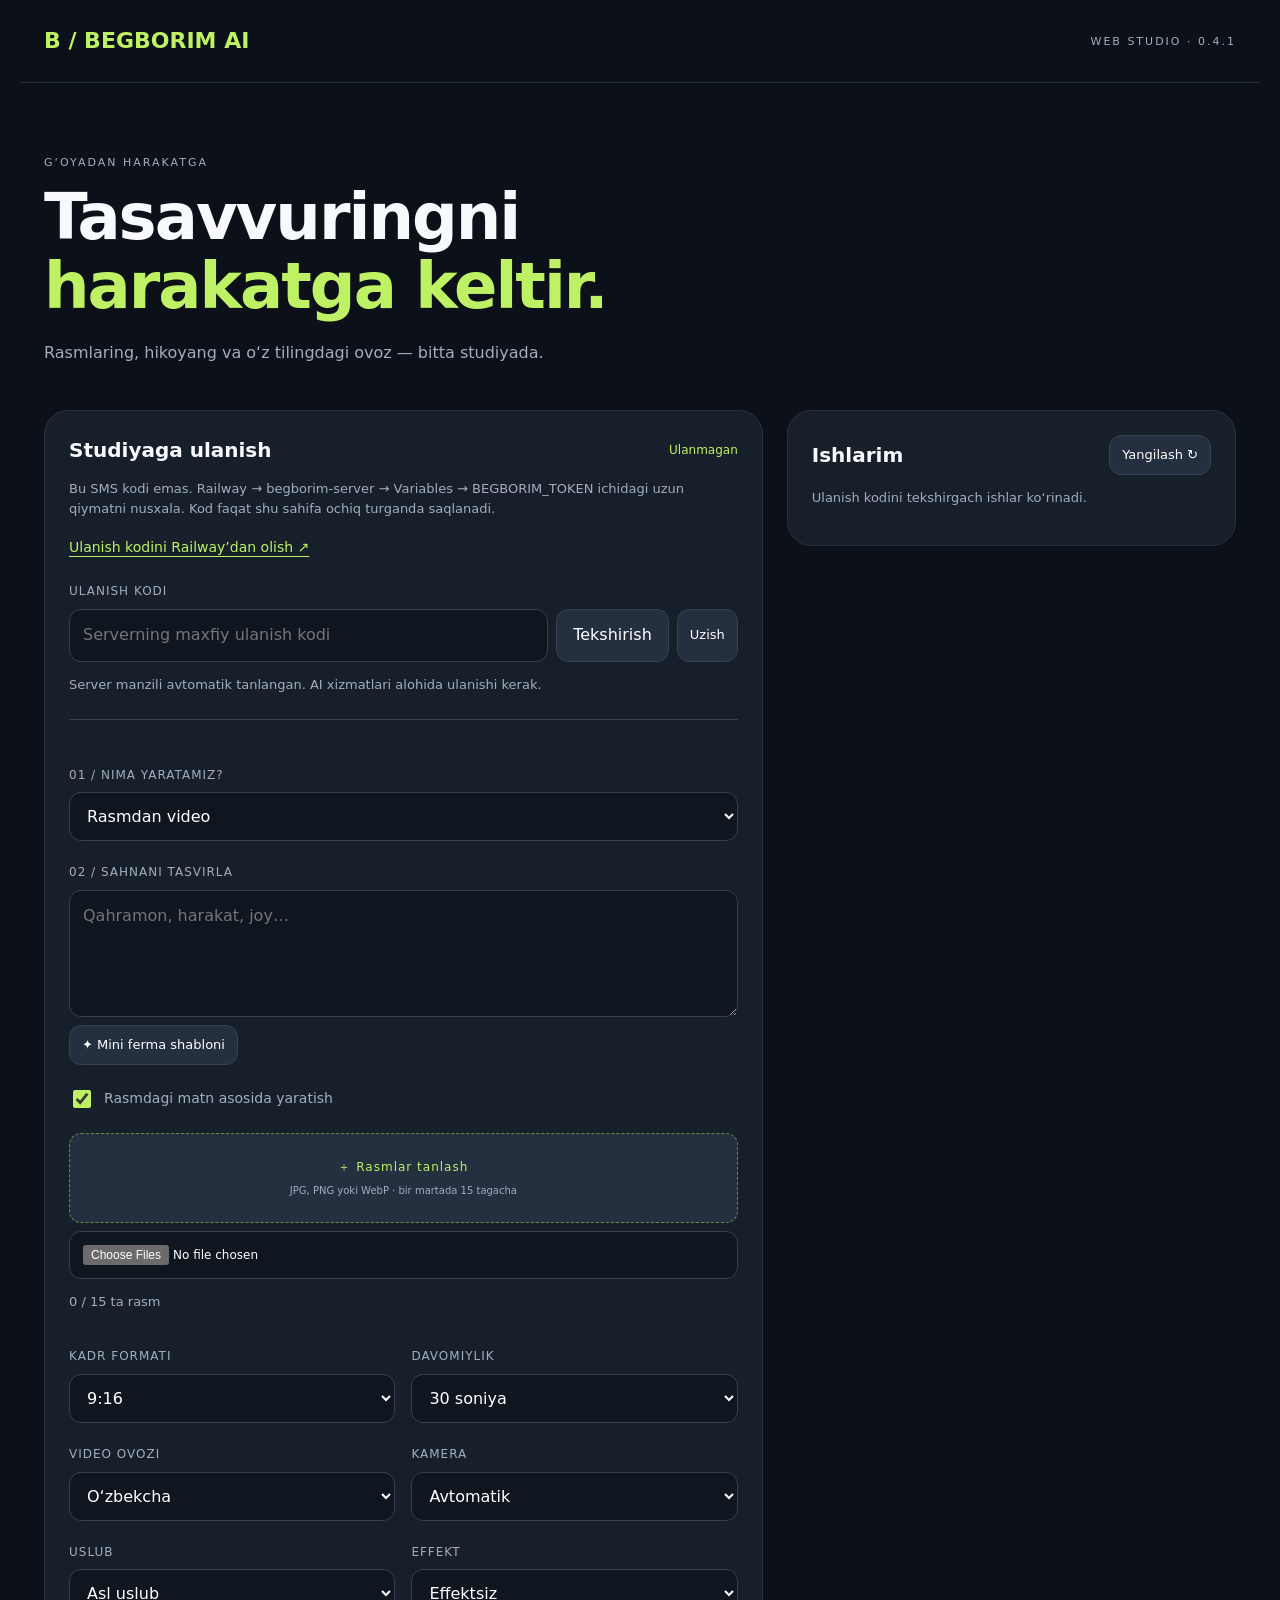
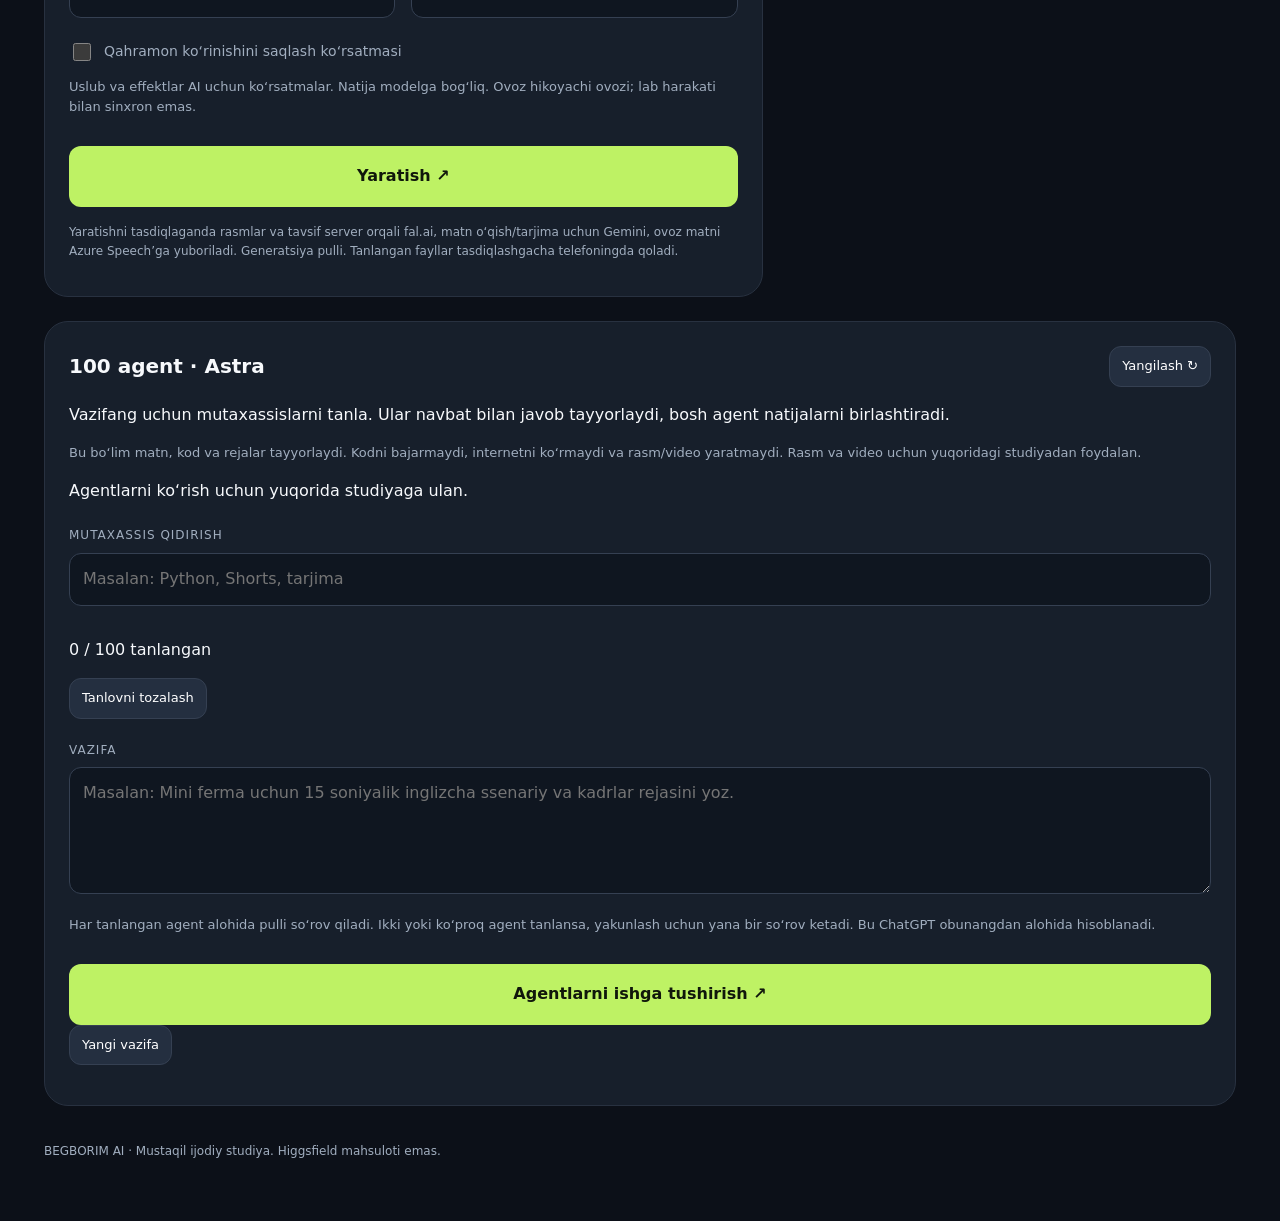
<file: index.html>
<!doctype html><html lang="uz"><head><meta charset="utf-8"><meta name="viewport" content="width=device-width,initial-scale=1"><meta name="theme-color" content="#0c1018"><title>Begborim AI — Studiyang</title><link rel="stylesheet" href="/web.css"><script defer src="/web.js"></script><script defer src="/agents.js"></script></head><body><header><a href="/" class="brand">B / BEGBORIM AI</a><span>WEB STUDIO · 0.4.1</span></header><main><section class="intro"><p class="eyebrow">G‘OYADAN HARAKATGA</p><h1>Tasavvuringni<br><em>harakatga keltir.</em></h1><p>Rasmlaring, hikoyang va o‘z tilingdagi ovoz — bitta studiyada.</p></section><div class="layout"><section class="panel"><div class="section-title"><h2>Studiyaga ulanish</h2><span id="badge">Ulanmagan</span></div><p class="muted">Bu SMS kodi emas. Railway → begborim-server → Variables → BEGBORIM_TOKEN ichidagi uzun qiymatni nusxala. Kod faqat shu sahifa ochiq turganda saqlanadi.</p><p><a class="help-link" href="https://railway.com/project/4649f1f8-e29a-40d3-a690-4bfbc16156c4" target="_blank" rel="noopener noreferrer">Ulanish kodini Railway’dan olish ↗</a></p><label for="token">ULANISH KODI</label><div class="connection"><input id="token" type="password" autocomplete="off" placeholder="Serverning maxfiy ulanish kodi"><button id="connect" type="button">Tekshirish</button><button id="disconnect" type="button" class="quiet">Uzish</button></div><p id="connectionStatus" role="status" class="muted">Server manzili avtomatik tanlangan. AI xizmatlari alohida ulanishi kerak.</p><hr><form id="create"><fieldset id="controls"><label for="kind">01 / NIMA YARATAMIZ?</label><select id="kind"><option value="image_video">Rasmdan video</option><option value="text_video">Matndan video</option><option value="image">Matndan rasm</option></select><label for="prompt">02 / SAHNANI TASVIRLA</label><textarea id="prompt" maxlength="2500" rows="4" placeholder="Qahramon, harakat, joy…"></textarea><button id="idea" class="quiet" type="button">✦ Mini ferma shabloni</button><div id="imageArea"><label class="check"><input id="auto" type="checkbox" checked> Rasmdagi matn asosida yaratish</label><label for="files" class="upload">＋ Rasmlar tanlash <small>JPG, PNG yoki WebP · bir martada 15 tagacha</small></label><input id="files" type="file" accept="image/jpeg,image/png,image/webp" multiple><p id="count" class="muted">0 / 15 ta rasm</p><div id="previews"></div></div><div class="grid"><div><label for="ratio">KADR FORMATI</label><select id="ratio"><option>9:16</option><option>16:9</option><option>1:1</option></select></div><div><label for="duration">DAVOMIYLIK</label><select id="duration"><option value="5">5 soniya</option><option value="10">10 soniya</option><option value="30" selected>30 soniya</option></select></div><div><label for="language">VIDEO OVOZI</label><select id="language"><option value="uz">O‘zbekcha</option><option value="en">English</option><option value="none">Ovozsiz</option></select></div><div><label for="camera">KAMERA</label><select id="camera"><option value="">Avtomatik</option><option value="Slow cinematic dolly in.">Yaqinlashish</option><option value="Slow cinematic dolly out.">Uzoqlashish</option><option value="Smooth lateral tracking shot.">Yonma-yon kuzatish</option><option value="Slow camera orbit around the subject.">Atrofidan aylanish</option><option value="Overhead camera view.">Yuqoridan</option><option value="Locked-off static camera.">Harakatsiz</option></select></div><div><label for="style">USLUB</label><select id="style"><option value="">Asl uslub</option><option value="Colorful polished 3D cartoon, warm soft lighting.">Rangli 3D multfilm</option><option value="Cinematic photorealistic lighting and natural materials.">Kinematik realistik</option><option value="Soft watercolor illustration.">Akvarel</option></select></div><div><label for="effect">EFFEKT</label><select id="effect"><option value="">Effektsiz</option><option value="Subtle magical sparkling particles.">Sehrli uchqunlar</option><option value="Flower petals drift gently through the scene.">Gul yaproqlari</option><option value="Soft volumetric sunlight rays.">Yorug‘lik nurlari</option></select></div></div><label class="check"><input id="consistent" type="checkbox"> Qahramon ko‘rinishini saqlash ko‘rsatmasi</label><p class="muted">Uslub va effektlar AI uchun ko‘rsatmalar. Natija modelga bog‘liq. Ovoz hikoyachi ovozi; lab harakati bilan sinxron emas.</p><button class="primary" type="submit">Yaratish ↗</button></fieldset></form><p id="status" role="status" aria-live="polite"></p><p class="muted fine">Yaratishni tasdiqlaganda rasmlar va tavsif server orqali fal.ai, matn o‘qish/tarjima uchun Gemini, ovoz matni Azure Speech’ga yuboriladi. Generatsiya pulli. Tanlangan fayllar tasdiqlashgacha telefoningda qoladi.</p></section><aside class="panel works"><div class="section-title"><h2>Ishlarim</h2><button id="refresh" type="button" class="quiet">Yangilash ↻</button></div><p id="jobsStatus" class="muted">Ulanish kodini tekshirgach ishlar ko‘rinadi.</p><div id="jobs"></div></aside></div><section class="panel agentPanel" aria-labelledby="agentTitle">
<div class="section-title"><h2 id="agentTitle">100 agent · Astra</h2><button id="agentRefresh" type="button" class="quiet">Yangilash ↻</button></div>
<p>Vazifang uchun mutaxassislarni tanla. Ular navbat bilan javob tayyorlaydi, bosh agent natijalarni birlashtiradi.</p>
<p class="muted">Bu bo‘lim matn, kod va rejalar tayyorlaydi. Kodni bajarmaydi, internetni ko‘rmaydi va rasm/video yaratmaydi. Rasm va video uchun yuqoridagi studiyadan foydalan.</p>
<p id="agentConfig" role="status">Agentlarni ko‘rish uchun yuqorida studiyaga ulan.</p>
<label for="agentSearch">MUTAXASSIS QIDIRISH</label><input id="agentSearch" type="search" placeholder="Masalan: Python, Shorts, tarjima">
<div id="agentCatalog" class="agentCatalog"></div>
<p id="agentCount">0 / 100 tanlangan</p><button id="agentClear" type="button" class="quiet">Tanlovni tozalash</button>
<form id="agentForm"><label for="agentPrompt">VAZIFA</label><textarea id="agentPrompt" rows="4" maxlength="8000" required placeholder="Masalan: Mini ferma uchun 15 soniyalik inglizcha ssenariy va kadrlar rejasini yoz."></textarea>
<p class="muted">Har tanlangan agent alohida pulli so‘rov qiladi. Ikki yoki ko‘proq agent tanlansa, yakunlash uchun yana bir so‘rov ketadi. Bu ChatGPT obunangdan alohida hisoblanadi.</p>
<button id="agentStart" type="submit" class="primary">Agentlarni ishga tushirish ↗</button><button id="agentNew" type="button" class="quiet">Yangi vazifa</button></form>
<p id="agentStatus" role="status" aria-live="polite"></p><div id="agentRuns"></div></section><footer>BEGBORIM AI · Mustaqil ijodiy studiya. Higgsfield mahsuloti emas.</footer></main></body></html>
</file>
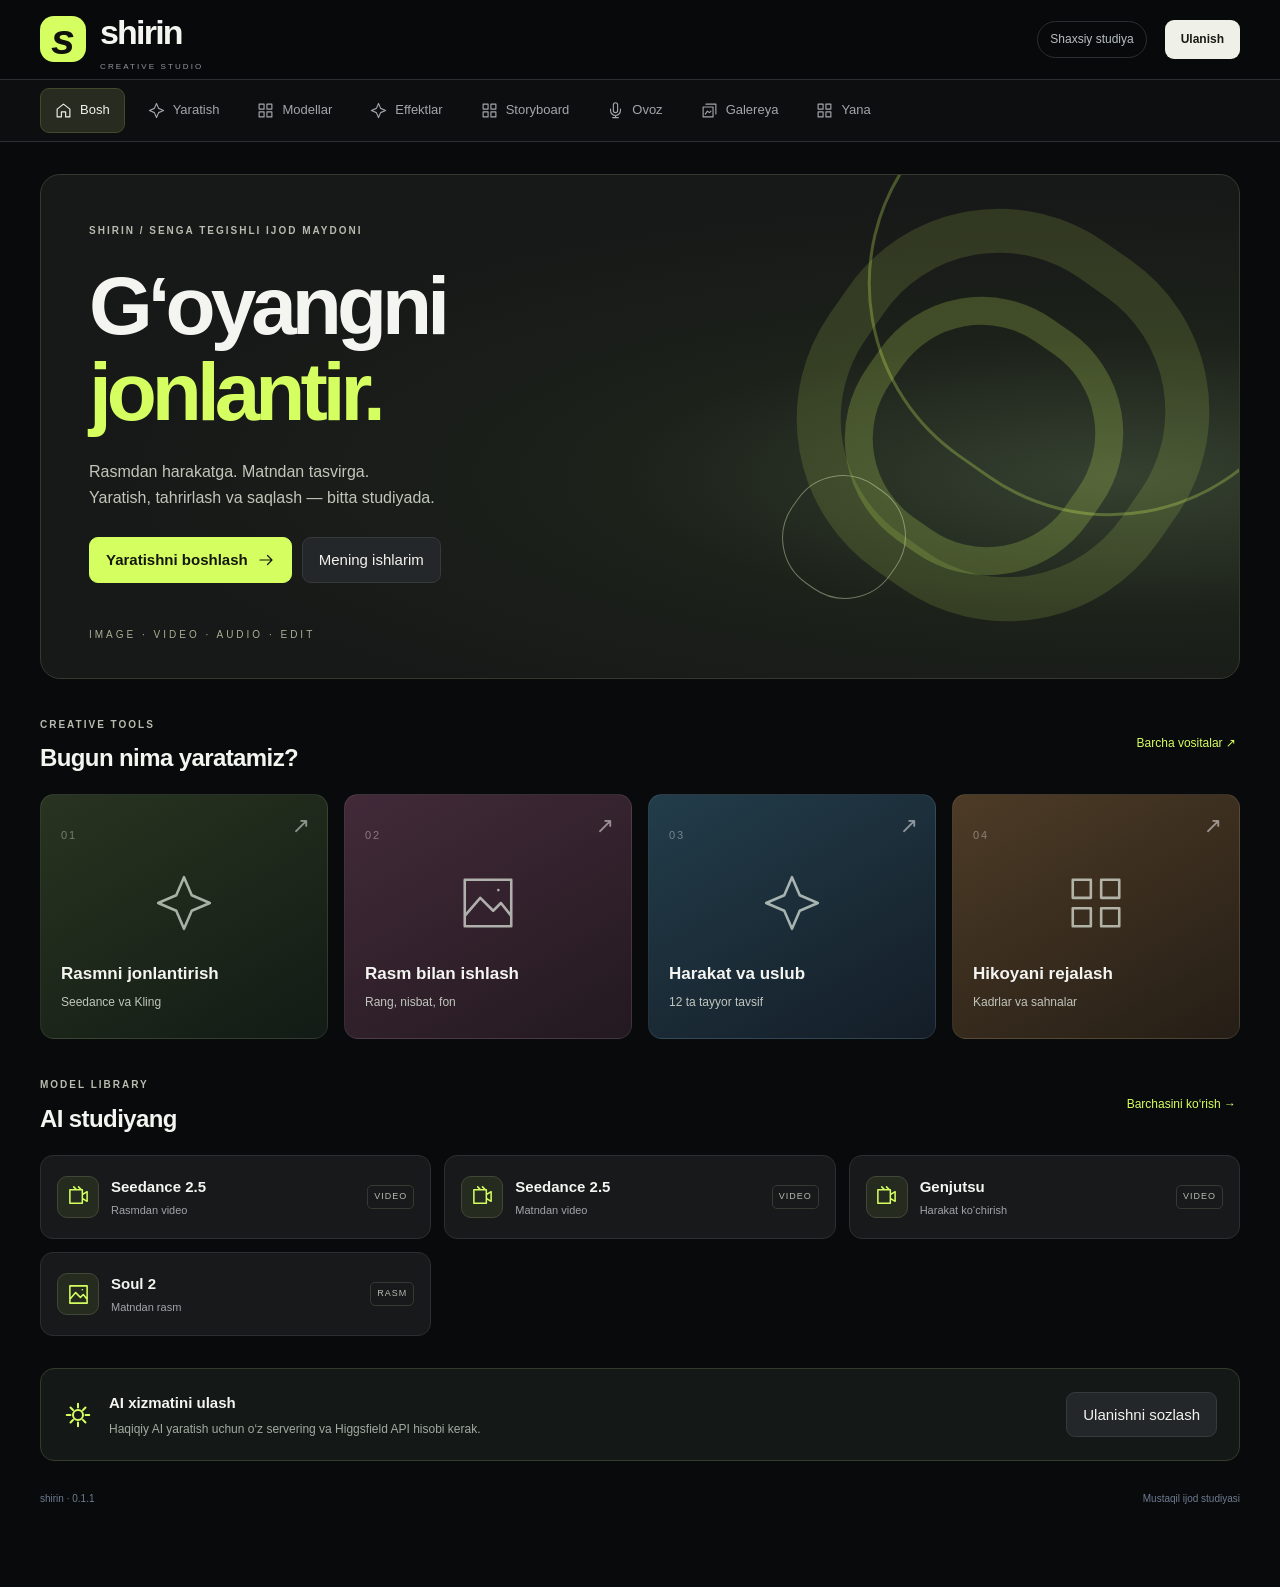
<file: server/index.html>
<!doctype html>
<html lang="uz"><head><meta charset="utf-8"><meta name="viewport" content="width=device-width,initial-scale=1,viewport-fit=cover"><meta name="theme-color" content="#090a0b"><title>Shirin · Ijod studiyasi</title><link rel="manifest" href="./manifest.webmanifest"><link rel="icon" href="./icon.svg"><link rel="stylesheet" href="./web.css"><link rel="stylesheet" href="./shirin.css"><script src="./hf-models.js" defer></script><script src="./web.js" defer></script><script src="./shirin.js" defer></script></head><body><header class="topbar"><button class="brand" data-page="home" aria-label="Shirin bosh sahifa"><span class="brandmark">s</span><span>shirin<small>CREATIVE STUDIO</small></span></button><div class="top-actions"><span class="connection-pill" id="headerConnection">Shaxsiy studiya</span><button class="header-settings" data-page="settings">Ulanish</button></div></header><div class="workspace"><aside id="navigation" class="sidebar" aria-label="Asosiy menyu"></aside><main id="view" tabindex="-1"></main></div><div id="toast" role="status" aria-live="polite"></div><div id="taskbar" hidden><span id="tasklabel">Tayyorlanmoqda</span><progress id="taskprogress" value="0" max="1"></progress><button id="cancelTask">Bekor qilish</button></div><noscript>Shirin uchun JavaScript kerak.</noscript></body></html>
</file>
<file: web.css>
:root{color-scheme:dark;--bg:#0c1018;--card:#171f2b;--lime:#bef264;--muted:#a1aebf}*{box-sizing:border-box}body{margin:0;background:var(--bg);color:#f7f9fc;font:16px/1.55 system-ui,sans-serif}header,main{max-width:1240px;margin:auto;padding:24px}header{display:flex;align-items:center;justify-content:space-between;border-bottom:1px solid #27303d}.brand{color:var(--lime);font-size:22px;font-weight:800;text-decoration:none}header span,.eyebrow{font-size:11px;letter-spacing:2px;color:var(--muted)}.intro{padding:36px 0 28px}h1{font-size:clamp(36px,5vw,64px);line-height:1.08;letter-spacing:-2px;margin:12px 0 20px}em{color:var(--lime);font-style:normal}.intro p{color:var(--muted)}.layout{display:grid;grid-template-columns:minmax(0,1.6fr) minmax(270px,1fr);gap:24px}.panel{background:var(--card);border:1px solid #283140;border-radius:24px;padding:24px;min-width:0}.works{align-self:start}.section-title{display:flex;align-items:center;justify-content:space-between;gap:10px}h2{font-size:20px;margin:0}#badge{font-size:12px;color:var(--lime)}label{display:block;font-size:12px;letter-spacing:1px;color:var(--muted);margin:22px 0 8px}input,select,textarea,button{font:inherit}input:not([type=checkbox]),select,textarea{width:100%;border:1px solid #354052;background:#0f1620;border-radius:12px;padding:13px;color:#fff}textarea{resize:vertical}button,.upload{cursor:pointer;border:1px solid #354052;border-radius:12px;background:#242f40;color:#fff;padding:12px 16px}button:disabled{opacity:.5;cursor:wait}button:focus-visible,input:focus-visible,textarea:focus-visible,select:focus-visible,.upload:focus-visible{outline:2px solid var(--lime);outline-offset:3px}.primary{background:var(--lime);color:#10170b;width:100%;font-weight:700;border:0;padding:18px;margin-top:16px}.quiet{font-size:13px;padding:9px 12px}.connection{display:flex;flex-wrap:wrap;gap:8px}.connection input{flex:1;min-width:180px}.grid{display:grid;grid-template-columns:1fr 1fr;gap:0 16px}.muted{color:var(--muted);font-size:13px}.fine{font-size:12px}.check{display:flex;align-items:center;gap:10px;font-size:14px;letter-spacing:0}.check input{accent-color:var(--lime);width:18px;height:18px}.upload{text-align:center;display:block;color:var(--lime);border:1px dashed #6b8942;padding:24px}.upload small{display:block;color:var(--muted);margin-top:6px;letter-spacing:0}#files{font-size:12px}#previews{display:grid;grid-template-columns:repeat(3,minmax(0,1fr));gap:10px}.preview{background:#0f1620;border-radius:12px;padding:8px}.preview img{height:120px;width:100%;object-fit:contain}.preview div{display:flex;gap:4px;justify-content:center}.preview button{padding:5px 8px;font-size:12px}.preview span{font-size:12px;color:var(--muted)}hr{border:0;border-top:1px solid #354052;margin:24px 0}fieldset{border:0;padding:0;margin:0;min-width:0}#status{color:var(--lime);white-space:pre-wrap}.job{border-top:1px solid #354052;margin-top:16px;padding-top:16px;overflow-wrap:anywhere}.job p{font-size:13px}.job a{color:var(--lime)}.job video,.job img{width:100%;max-height:320px;border-radius:12px;background:#0c1018}footer{font-size:12px;color:var(--muted);padding:36px 0} [hidden]{display:none!important}@media(max-width:760px){header,main{padding:18px}header span{display:none}.layout{grid-template-columns:1fr}.panel{padding:18px}.intro{padding-top:24px}#previews{grid-template-columns:repeat(2,minmax(0,1fr))}}

.help-link{color:var(--lime);font-size:14px;text-underline-offset:4px}

.agentPanel{margin-top:24px}.agentCatalog{display:grid;grid-template-columns:repeat(auto-fit,minmax(180px,1fr));gap:10px;max-height:360px;overflow:auto;margin-top:16px}.agentChoice{display:grid;grid-template-columns:22px 1fr;gap:6px;padding:12px;border:1px solid #364052;border-radius:10px;margin:0;cursor:pointer}.agentChoice input{width:18px;margin:0}.agentChoice small{grid-column:2;color:#adb8ca}.agentAnswer{white-space:pre-wrap;overflow-wrap:anywhere;font:inherit;line-height:1.6}.agentPanel details{margin:12px 0}.agentPanel summary{cursor:pointer}.agentPanel input[type=search]{width:100%}
</file>
<file: server/web.css>
:root{color-scheme:dark;--bg:#080d17;--surface:#101825;--card:#131f2e;--line:#233245;--muted:#8c9eb5;--text:#edf4fc;--cyan:#4de0ed;--purple:#9d8afb;--green:#86e0b8;--red:#ff959d}*{box-sizing:border-box}body{margin:0;background:var(--bg);color:var(--text);font:15px/1.55 Inter,ui-sans-serif,system-ui,-apple-system,BlinkMacSystemFont,'Segoe UI',sans-serif}button,input,textarea,select{font:inherit}button,a,input,textarea,select{-webkit-tap-highlight-color:transparent}button{cursor:pointer;color:inherit}button:disabled{cursor:not-allowed;opacity:.45}button:focus-visible,a:focus-visible{outline:2px solid var(--cyan);outline-offset:4px}button{border:1px solid var(--line);border-radius:12px;background:#172334;padding:10px 16px}a{color:var(--cyan)}.topbar{height:92px;position:sticky;top:0;z-index:20;background:#080d17ee;backdrop-filter:blur(20px);border-bottom:1px solid #ffffff0b;display:flex;align-items:center;justify-content:space-between;padding:0 38px}.brand{display:flex;gap:14px;align-items:center;text-align:left;border:0;background:none;padding:0;font-weight:750;letter-spacing:1px;font-size:20px}.brand b{color:var(--cyan)}.brand small{display:block;letter-spacing:2.6px;font-size:9px;color:var(--muted);margin-top:2px;font-weight:500}.brandmark{position:relative;display:grid;place-items:center;width:46px;height:48px;border:1px solid #4de0ed55;border-radius:14px;background:linear-gradient(140deg,#204653,#15333a);font-size:29px;color:var(--cyan)}.brandmark span{font-size:14px;position:absolute;right:2px;top:-4px}.top-actions{display:flex;align-items:center;gap:18px}.free-badge{border:1px solid #25493e;color:var(--green);background:#10271f;font-size:12px;border-radius:100px;padding:7px 13px}.free-badge i,.status-dot{display:inline-block;width:6px;height:6px;border-radius:50%;background:var(--green);margin-right:6px}.avatar{display:grid;place-items:center;width:36px;height:36px;border-radius:50%;background:#24334a;color:#c5d0e4;font-size:13px}.icon-button{padding:6px 11px;font-size:20px;background:none}.workspace{display:grid;grid-template-columns:216px minmax(0,1fr);max-width:1680px;margin:auto}.sidebar{position:sticky;top:92px;height:calc(100vh - 92px);padding:32px 20px;border-right:1px solid #ffffff0b;display:flex;flex-direction:column;gap:7px}.nav-label{font-size:10px;letter-spacing:2px;color:#6b7d96;margin:0 14px 13px}.nav-button{display:flex;align-items:center;gap:12px;background:none;border:1px solid transparent;text-align:left;padding:11px 13px;color:#98a9c0;font-size:14px}.nav-button.active{background:#18313e;color:var(--cyan);border-color:#244654}.nav-button:hover{background:#152334}.nav-button svg{width:20px;height:20px}.sidebar-foot{margin-top:auto;padding:20px 12px 0;color:#61738a;font-size:11px}.sidebar-foot strong{font-weight:550;color:#98a9be;display:block;margin-bottom:5px}main{padding:32px 38px 70px;min-width:0;max-width:1390px}h1,h2,h3,p{margin:0}h1{font-size:38px;line-height:1.16;letter-spacing:-1.5px;font-weight:730}h2{font-size:21px;letter-spacing:-.45px}h3{font-size:16px;font-weight:650}.eyebrow{font-size:10px;letter-spacing:2.2px;color:var(--cyan);font-weight:600;margin-bottom:12px}.muted,.hint{color:var(--muted)}.hint{font-size:12px;margin-top:7px}.page-head{display:flex;align-items:flex-start;justify-content:space-between;gap:16px;margin-bottom:25px}.page-head h1{font-size:30px;letter-spacing:-1px}.page-head p{margin-top:6px;font-size:13px;color:var(--muted)}.tag{border:1px solid var(--line);border-radius:8px;padding:4px 8px;font-size:10px;color:var(--muted);white-space:nowrap}.tag.green{background:#0f2a22;border-color:#284e40;color:var(--green)}.tag.purple{color:#b9aaff;background:#231e3a;border-color:#3b3255}.hero{position:relative;overflow:hidden;border:1px solid #30405b;border-radius:24px;padding:36px 34px;background:radial-gradient(ellipse at 90% 30%,#174650 0,transparent 47%),radial-gradient(ellipse at 66% 94%,#342750 0,transparent 55%),#141e30;min-height:290px;display:flex;align-items:center;isolation:isolate}.hero-copy{position:relative;z-index:2;max-width:520px}.hero h1{font-size:clamp(33px,3.5vw,51px)}.hero h1 em{font-style:normal;background:linear-gradient(90deg,#63e5ed,#b5a0ff);background-clip:text;color:transparent}.hero p{color:#afbdd0;font-size:14px;margin:16px 0 25px;max-width:380px}.hero-art{position:absolute;right:4%;top:20%;width:240px;height:220px;transform:rotate(-10deg);z-index:0;opacity:.85}.orbit{position:absolute;border:1px solid #77dcea66;border-radius:50%;width:250px;height:130px;top:40px;transform:rotate(50deg);box-shadow:0 0 30px #2adaf00d}.orbit.two{transform:rotate(-35deg);border-color:#aa9aff55}.orb{position:absolute;left:72px;top:35px;width:140px;height:140px;border-radius:34px;background:linear-gradient(135deg,#58c8eaaa,#636beab5 65%,#bd91d9);border:1px solid #b3eaff88;box-shadow:inset 5px 5px 30px #ffffff33,0 15px 80px #63cfee44;display:grid;place-items:center}.orb svg{width:56px;height:56px;stroke:#e6fcff;filter:drop-shadow(0 3px 10px #37549d)}.spark{position:absolute;right:-12px;top:0;color:#bcf8ff;font-size:34px}.primary{background:linear-gradient(120deg,#5bdbe7,#73b8f3);color:#09202c;border:0;font-weight:700;box-shadow:0 5px 22px #42cdd913;display:inline-flex;align-items:center;justify-content:center;gap:9px}.primary svg{width:18px;height:18px}.secondary{background:#ffffff08;color:#cbd9eb;border:1px solid #64799844}.actions{display:flex;align-items:center;gap:10px;flex-wrap:wrap}.section-head{display:flex;align-items:center;justify-content:space-between;margin:29px 0 15px;gap:16px}.section-head small{color:var(--muted);font-size:12px}.text-button{border:0;background:none;color:var(--cyan);padding:4px;font-size:12px}.tool-grid{display:grid;grid-template-columns:repeat(6,minmax(0,1fr));gap:11px}.tool-card{background:linear-gradient(140deg,#142031,#101825);border:1px solid #253044;border-radius:17px;padding:20px 12px;text-align:center;transition:transform .15s,border .15s}.tool-card:hover{transform:translateY(-3px);border-color:#58dcea70}.tool-icon{width:46px;height:46px;display:grid;place-items:center;margin:0 auto 13px;border-radius:15px;background:#22394b;color:#65dbe7}.tool-icon svg{width:24px;height:24px}.tool-card:nth-child(2n) .tool-icon{background:#31294c;color:#bba1ff}.tool-card:nth-child(3n) .tool-icon{background:#203e37;color:#8ce3ba}.tool-card strong{display:block;font-size:13px}.tool-card small{display:block;color:var(--muted);font-size:10px;margin-top:5px;line-height:1.4}.bottom-grid{display:grid;grid-template-columns:1.3fr 1fr;gap:18px}.panel{background:var(--surface);border:1px solid var(--line);border-radius:20px;padding:24px;min-width:0}.panel .section-head{margin-top:0}.feature-row{display:flex;gap:13px;align-items:center;padding:13px 0;border-bottom:1px solid #ffffff09}.feature-row:last-child{border-bottom:0;padding-bottom:0}.feature-row .tool-icon{width:35px;height:35px;border-radius:11px;margin:0;flex-shrink:0}.feature-row .tool-icon svg{width:18px;height:18px}.feature-row div:nth-child(2){flex:1}.feature-row strong{font-size:13px}.feature-row p{font-size:11px;color:var(--muted);margin-top:2px}.template-mini{border-radius:14px;background:linear-gradient(115deg,#173833,#1a2934);padding:20px;display:flex;gap:18px;align-items:center}.template-mini .emoji{font-size:38px}.template-mini p{font-size:12px;color:#a3b7b5;margin:5px 0 12px}.studio-layout{display:grid;grid-template-columns:minmax(0,1.25fr) minmax(240px,.75fr);gap:20px}.form-grid{display:grid;grid-template-columns:repeat(3,minmax(0,1fr));gap:13px;margin:17px 0}.form-grid.two{grid-template-columns:repeat(2,minmax(0,1fr))}label{display:block;font-size:12px;color:#becbdb;margin-bottom:7px}input,select,textarea{width:100%;border:1px solid #2b3b50;border-radius:11px;padding:11px 12px;background:#0c1523;color:var(--text);outline:none}input:focus,select:focus,textarea:focus{border-color:var(--cyan)}textarea{resize:vertical;min-height:110px}input[type=range]{padding:0;accent-color:var(--cyan);height:24px}input[type=checkbox]{width:17px;height:17px;accent-color:var(--cyan);flex-shrink:0}.check{display:flex;align-items:center;gap:9px;margin:13px 0;font-size:12px;color:#b9c7d7}.upload-zone{display:block;text-align:center;padding:25px 15px;border:1px dashed #3a596b;border-radius:15px;background:#14303a30;cursor:pointer}.upload-zone:hover{background:#14303a66}.upload-zone svg{width:28px;height:28px;color:var(--cyan);margin-bottom:6px}.upload-zone strong{display:block;font-size:13px;color:#d4edf3}.upload-zone small{display:block;color:var(--muted);font-size:11px;margin-top:4px}.upload-zone input{display:none}.previews{display:flex;gap:8px;overflow-x:auto;padding:13px 0;min-height:4px}.reference{width:82px;flex-shrink:0;position:relative}.reference img{width:82px;height:93px;object-fit:cover;border:1px solid #2b4b5c;border-radius:10px}.reference b{position:absolute;left:5px;top:4px;border-radius:5px;padding:0 5px;background:#0c1726;font-size:10px}.reference div{display:flex;justify-content:space-between}.reference button{padding:1px 6px;border:0;font-size:13px;background:none}.modebar{display:flex;padding:4px;background:#080f1c;border-radius:12px;margin-bottom:19px}.modebar button{flex:1;background:none;border:0;font-size:12px;color:var(--muted)}.modebar button.active{background:#21394b;color:var(--cyan)}.preview-stage{display:grid;place-items:center;border:1px solid #283b51;border-radius:17px;background:radial-gradient(ellipse at center,#18283b,#0a1423);min-height:310px;overflow:hidden;position:relative}.preview-stage img,.preview-stage canvas,.preview-stage video{max-width:100%;max-height:420px;display:block}.preview-empty{max-width:190px;text-align:center;color:#71889f;font-size:12px}.preview-empty svg{width:46px;height:46px;margin-bottom:12px;opacity:.6}.note{padding:12px 14px;background:#172c3a;border:1px solid #294a5d;border-radius:11px;color:#b7d3e4;font-size:12px;margin:15px 0}.note.amber{background:#302718;border-color:#4c4029;color:#dfcda6}.chips{display:flex;gap:8px;flex-wrap:wrap;margin:15px 0}.chips button{font-size:11px;background:#162538;border-radius:100px;padding:6px 12px}.empty{padding:42px 16px;text-align:center;color:var(--muted);font-size:13px}.empty svg{width:40px;height:40px;display:block;margin:0 auto 15px;color:#567087}.gallery-grid{display:grid;grid-template-columns:repeat(3,minmax(0,1fr));gap:16px}.gallery-item{overflow:hidden;background:var(--surface);border:1px solid var(--line);border-radius:16px}.gallery-item .media{height:190px;background:#0b1320;display:grid;place-items:center;overflow:hidden}.gallery-item img,.gallery-item video{width:100%;height:100%;object-fit:contain}.gallery-item audio{width:90%}.gallery-details{padding:14px}.gallery-details strong{display:block;font-size:13px;overflow:hidden;text-overflow:ellipsis;white-space:nowrap}.gallery-details small{font-size:10px;color:var(--muted)}.gallery-details .actions{margin-top:13px;gap:6px}.gallery-details button{padding:5px 8px;font-size:11px}.gallery-details .danger{margin-left:auto;color:var(--red)}.filterbar{display:flex;gap:8px;margin-bottom:20px;flex-wrap:wrap;align-items:center}.filterbar button{padding:7px 12px;font-size:12px}.filterbar button.active{border-color:var(--cyan);color:var(--cyan)}.filterbar input{flex:1;min-width:160px;padding:8px 12px;max-width:320px;margin-left:auto}.chat-panel{max-width:880px;margin:auto}.messages{height:min(54vh,540px);overflow:auto;padding:8px 3px;display:flex;flex-direction:column;gap:16px}.message{max-width:90%;padding:15px 18px;white-space:pre-wrap;word-break:break-word;border-radius:16px;font-size:14px;line-height:1.7;background:#172235;align-self:flex-start}.message.user{background:#164153;border:1px solid #275767;align-self:flex-end}.message.error{color:var(--red)}.composer{display:flex;gap:10px;margin-top:18px}.composer textarea{min-height:72px}.composer button{align-self:stretch;width:55px}.template-grid{display:grid;grid-template-columns:repeat(2,minmax(0,1fr));gap:16px}.template-card{padding:23px;border:1px solid #28453e;border-radius:18px;background:linear-gradient(135deg,#17332f,#121d2c)}.template-card:nth-child(2n){border-color:#3d3358;background:linear-gradient(135deg,#2c2240,#131d2c)}.template-card .emoji{font-size:34px;margin-bottom:16px}.template-card p{font-size:13px;color:var(--muted);margin:9px 0 18px}.settings-layout{max-width:830px}.settings-layout .panel{margin-bottom:18px}.settings-layout h2{margin-bottom:16px}.health-grid{display:grid;grid-template-columns:1fr 1fr;gap:8px}.health-item{border:1px solid var(--line);border-radius:11px;padding:11px;font-size:12px;display:flex;justify-content:space-between;gap:5px}.health-item b{font-size:10px;color:var(--muted)}.health-item b.ready{color:var(--green)}.jobs-list{display:flex;flex-direction:column;gap:10px}.job{border:1px solid var(--line);padding:14px;border-radius:13px}.job p{font-size:12px;color:var(--muted);margin:5px 0}.job progress{width:100%;height:5px;accent-color:var(--cyan)}.job button{padding:5px 10px;font-size:11px}.record-indicator{width:16px;height:16px;display:inline-block;border-radius:50%;background:#ff7c93}.small-title{font-size:11px;color:var(--muted);text-transform:uppercase;letter-spacing:1.5px;margin:20px 0 9px}#toast{position:fixed;bottom:26px;left:50%;transform:translateX(-50%);z-index:60;max-width:min(90vw,600px);background:#23364b;border:1px solid #4a6079;padding:12px 18px;box-shadow:0 8px 30px #0007;border-radius:13px;font-size:13px;opacity:0;pointer-events:none;transition:opacity .15s}#toast.show{opacity:1}#taskbar{position:fixed;z-index:50;bottom:20px;left:calc(50% + 100px);transform:translateX(-50%);display:flex;align-items:center;gap:15px;background:#172c3f;border:1px solid #487a8a;border-radius:16px;padding:12px 16px;box-shadow:0 7px 28px #0006;max-width:90vw;width:600px;font-size:12px}#taskbar[hidden]{display:none}#taskbar progress{width:140px;accent-color:var(--cyan);flex:1}#taskbar button{font-size:11px;padding:6px 10px}#tasklabel{max-width:250px}.stack>*+*{margin-top:16px}.mt{margin-top:18px}.full{width:100%}.danger{color:var(--red)}.sr-only{position:absolute;clip:rect(0,0,0,0);width:1px;height:1px;overflow:hidden}footer{margin-top:30px;color:#6d7c92;font-size:10px;display:flex;justify-content:space-between}
@media(min-width:1450px){.hero-art{right:11%}.hero{min-height:310px}}@media(max-width:1100px){.workspace{grid-template-columns:180px minmax(0,1fr)}.sidebar{padding:28px 12px}.topbar{padding:0 25px}main{padding:26px}.tool-grid{grid-template-columns:repeat(3,minmax(0,1fr))}.tool-card{padding:15px}.hero-art{right:-35px;opacity:.5}.hero-copy{max-width:390px}.studio-layout{grid-template-columns:1fr}.studio-layout>aside{order:2}.preview-stage{min-height:230px}.bottom-grid{grid-template-columns:1fr}.gallery-grid{grid-template-columns:repeat(2,minmax(0,1fr))}}
@media(max-width:680px){.topbar{height:73px;padding:0 18px}.brand{font-size:16px;gap:9px;letter-spacing:.6px}.brandmark{width:36px;height:39px;border-radius:11px;font-size:23px}.brand small{font-size:7px;letter-spacing:1.8px}.top-actions{gap:10px}.avatar{display:none}.free-badge{padding:5px 8px;font-size:10px}.icon-button{padding:4px 8px;font-size:19px}.workspace{display:block}.sidebar{position:fixed;left:10px;right:10px;bottom:8px;top:auto;height:64px;z-index:40;flex-direction:row;padding:5px;gap:2px;border:1px solid #31435a;border-radius:19px;background:#111d2df5;backdrop-filter:blur(18px);overflow-x:auto;scrollbar-width:none}.nav-label,.sidebar-foot{display:none}.nav-button{flex:0 0 54px;flex-direction:column;gap:3px;padding:7px 5px;border-radius:13px;text-align:center;font-size:8px;line-height:1.2}.nav-button svg{width:19px;height:19px}.nav-button[data-page=settings]{display:none}main{padding:22px 16px 102px}.hero{padding:26px 23px;border-radius:20px;min-height:315px;align-items:flex-start}.hero h1{font-size:37px;max-width:270px;line-height:1.16}.hero .eyebrow{font-size:8px;margin-bottom:16px}.hero p{max-width:235px;font-size:12px;margin:15px 0 20px}.hero-copy{max-width:100%}.hero-art{right:-95px;top:125px;transform:scale(.75) rotate(-10deg);opacity:.5}.hero .primary{font-size:12px;padding:11px 14px}.section-head{margin-top:24px}.section-head h2{font-size:18px}.tool-grid{gap:9px}.tool-card{border-radius:15px;padding:17px 7px}.tool-icon{width:40px;height:40px;border-radius:13px;margin-bottom:9px}.tool-card strong{font-size:12px}.tool-card small{font-size:9px;min-height:24px}.panel{padding:19px;border-radius:18px}.page-head{margin-bottom:20px}.page-head h1{font-size:27px}.page-head p{font-size:12px}.form-grid{gap:9px;grid-template-columns:1fr 1fr}.form-grid label:last-child:nth-child(3){grid-column:1/-1}.form-grid input,.form-grid select{font-size:12px;padding:10px}.studio-layout{gap:14px}.template-grid{grid-template-columns:1fr}.gallery-grid{gap:10px}.gallery-item .media{height:170px}.gallery-details{padding:11px}.gallery-details strong{font-size:11px}.gallery-details .actions{flex-wrap:wrap}.gallery-details button{font-size:10px;padding:5px 6px}.gallery-details .danger{margin-left:0}.filterbar input{max-width:none;margin-left:0;width:100%}.messages{height:50vh;min-height:280px}.message{font-size:13px;padding:13px;max-width:95%}.health-grid{grid-template-columns:1fr}.bottom-grid{gap:15px}#toast{bottom:85px;width:max-content;max-width:90vw}#taskbar{left:10px;right:10px;bottom:82px;transform:none;width:auto;max-width:none;gap:9px;padding:10px}#tasklabel{max-width:150px;font-size:10px}#taskbar button{font-size:9px}footer{font-size:9px;gap:10px}.actions .primary{flex-grow:1}.preview-stage{min-height:210px}}
@media(prefers-reduced-motion:reduce){*{scroll-behavior:auto!important;transition:none!important}}

.secondary{display:inline-flex;align-items:center;justify-content:center;gap:9px}.secondary svg{width:19px;height:19px;flex-shrink:0}

.creation-modes{display:grid;grid-template-columns:1fr 1fr;gap:12px;margin-bottom:18px}.creation-modes button{display:grid;grid-template-columns:28px 1fr;gap:4px 10px;text-align:left;padding:18px}.creation-modes svg{width:24px;height:24px;grid-row:span 2;color:var(--cyan)}.creation-modes strong{font-size:14px}.creation-modes small{font-size:11px;color:var(--muted)}.creation-modes .active{border-color:var(--cyan);background:#163847}.connection-note{border:1px solid #735f35;background:#282318;border-radius:16px;padding:18px;margin-bottom:20px}.connection-note strong{color:#f2d694}.connection-note p{color:#c6ba9e;font-size:13px;margin:7px 0 13px}.image-sources .actions{margin:12px 0}.file-button{display:inline-flex;align-items:center;justify-content:center;gap:9px;border:1px solid var(--line);border-radius:12px;padding:10px 16px;cursor:pointer;margin:0;font-size:13px;color:var(--text)}.file-button input{display:none}.file-button svg{width:19px;height:19px}.file-button.primary{color:#09202c}.gallery-import{display:flex;flex-wrap:wrap;align-items:center;gap:12px;margin-bottom:18px}.gallery-import .hint{width:100%;margin:0}.scene-settings{padding:14px;border:1px solid var(--line);border-radius:12px;margin:16px 0}.scene-settings summary{cursor:pointer;color:var(--cyan);font-size:13px}.scene-prompt{margin-top:14px;overflow-wrap:anywhere}.scene-prompt textarea{min-height:72px;font-size:12px}.asset-sheet{background:var(--surface);color:var(--text);border:1px solid #466171;border-radius:21px;width:min(620px,94vw);max-height:84dvh;padding:22px;overflow:auto}.asset-sheet::backdrop{background:#000a}.asset-sheet .section-head{position:sticky;top:-22px;background:var(--surface);padding:10px 0;z-index:1}.asset-sheet .section-head h2{font-size:21px}.asset-picks{display:grid;grid-template-columns:repeat(3,minmax(0,1fr));gap:12px}.asset-picks label{position:relative;margin:0}.asset-picks img{width:100%;height:140px;object-fit:cover;border:2px solid var(--line);border-radius:12px}.asset-picks input{position:absolute;top:8px;right:8px;width:22px;height:22px}.asset-picks input:checked+img{border-color:var(--cyan)}.asset-picks span{display:block;overflow:hidden;text-overflow:ellipsis;white-space:nowrap;font-size:10px}.tool-menu{display:grid;grid-template-columns:1fr 1fr;gap:12px}.tool-menu button{display:flex;gap:10px;align-items:center;min-height:60px}.tool-menu svg{width:22px;height:22px;color:var(--cyan)}.mobile-more{display:none}.gallery-details .tag{display:inline-block;margin:7px 0}.gallery-details small{display:block}
@media(max-width:680px){.sidebar{overflow:visible;justify-content:space-around}.sidebar .nav-button{display:none;flex:1;font-size:11px;padding:6px;min-width:0}.sidebar .nav-button[data-page=home],.sidebar .nav-button[data-page=video],.sidebar .nav-button[data-page=gallery],.sidebar .mobile-more{display:flex}.nav-button svg{width:22px;height:22px}.creation-modes{gap:8px}.creation-modes button{padding:13px 10px;display:flex;flex-direction:column;gap:5px}.creation-modes strong{font-size:13px}.creation-modes small{font-size:10px}.asset-picks{grid-template-columns:1fr 1fr}.image-sources .actions{display:grid;grid-template-columns:1.5fr 1fr;gap:8px}.image-sources .actions button{font-size:11px;padding:10px}.gallery-import .file-button,.gallery-import>button{width:100%}.gallery-import .hint{font-size:11px}.preview-stage canvas{width:auto;height:auto;max-width:100%;max-height:420px}}

/* Keep connection recovery and paid consent at the point of generation. */
.video-actions{margin-top:20px;padding:16px;border:1px solid #315466;border-radius:14px;background:#122534;scroll-margin-top:110px}.video-actions strong{font-size:14px}.video-actions p{margin-top:7px;font-size:12px;color:#b7cddd;overflow-wrap:anywhere}.video-actions .check{margin:0 0 16px}.video-actions .connection-note{margin-top:0}.video-actions button{white-space:normal;min-height:44px}
</file>
<file: server/shirin.css>
:root{--bg:#090a0b;--surface:#121416;--card:#191b1e;--line:#2c2e32;--muted:#92969e;--text:#f4f4f1;--cyan:#d5ff60;--purple:#cfb7ff;--green:#d5ff60}body{background:#090a0b;font-family:Inter,Arial,ui-sans-serif,system-ui,sans-serif}button{background:#202226;border-radius:9px}input,textarea,select{background:#191b1e;border-color:#303338;color:var(--text)}input:focus,textarea:focus,select:focus{border-color:var(--cyan);outline:none}.topbar{height:80px;background:#090a0bf5;padding:0 40px;border-bottom:1px solid var(--line)}.brand{font-size:34px;font-weight:800;letter-spacing:-1.8px}.brand small{font-size:8px;letter-spacing:2.1px}.brandmark{background:#d5ff60;color:#10110c;border:0;border-radius:14px;width:46px;height:46px;font-size:43px;font-weight:900;font-style:italic;line-height:1;letter-spacing:-5px;padding-right:5px}.connection-pill{color:#b8bec1;font-size:12px;border:1px solid var(--line);border-radius:50px;padding:8px 12px}.connection-pill.ready{color:var(--cyan)}.header-settings{font-size:12px;background:#eff1e9;color:#181a14;font-weight:700;border:0}.workspace{display:block}.sidebar{position:sticky;inset:auto;top:80px;display:flex;flex-direction:row;width:100%;height:62px;padding:8px 40px;border-right:0;border-bottom:1px solid var(--line);background:#0d0f10f7;z-index:15;gap:8px;overflow-x:auto;border-radius:0}.nav-button{margin:0;display:flex;flex-direction:row;gap:8px;align-items:center;white-space:nowrap;flex:0 0 auto;font-size:13px;padding:10px 14px;color:#a4a6ac}.nav-button svg{width:17px;height:17px}.nav-button.active{color:#f2f3ed;background:#272b20;border:1px solid #414a29}.nav-button:hover{background:#232529}.nav-label,.sidebar-foot{display:none}main{max-width:1480px;margin:0 auto;padding:32px 40px 80px;min-width:0}.primary{background:#d5ff60;color:#14180c;box-shadow:none;border:1px solid #d5ff60;font-weight:750;display:inline-flex;justify-content:center;align-items:center;gap:9px}.primary svg{width:18px;height:18px}.secondary{background:#24272a;border-color:#363a3d;color:#f2f2ed}.panel{border-radius:15px;background:#121416;box-shadow:none}.sh-hero{position:relative;overflow:hidden;padding:48px 48px 34px;border-radius:20px;background:radial-gradient(ellipse at 90% 60%,#364130 0%,#1c211a 33%,#171918 65%);min-height:400px;border:1px solid #34392e}.sh-hero h1{font-size:82px;font-weight:700;letter-spacing:-5px;line-height:1.05;margin:24px 0}.sh-hero em{color:#d5ff60;font-style:normal}.sh-hero p{font-size:16px;line-height:1.65;color:#c0c7b9;max-width:470px}.sh-hero .actions{margin:26px 0 38px}.sh-hero>*:not(.hero-lines){position:relative;z-index:1}.hero-foot{font-size:10px;letter-spacing:3px;color:#a7b093}.eyebrow{color:#b6bcaf;font-size:10px;font-weight:650;letter-spacing:2px}.hero-lines{position:absolute;inset:0;pointer-events:none}.hero-lines i{position:absolute;right:3%;top:8%;width:400px;height:400px;border:44px solid #d5ff6022;border-radius:46%;transform:rotate(35deg)}.hero-lines i:nth-child(2){right:10%;top:25%;width:270px;height:270px;border-width:28px;border-color:#d5ff6033}.hero-lines i:nth-child(3){right:-8%;top:-25%;width:460px;height:460px;border-width:3px;border-color:#d5ff6044}.hero-lines i:nth-child(4){right:28%;top:60%;width:120px;height:120px;border-width:1px;border-color:#e8fac966}.section-head{margin:32px 0 18px}.section-head h2{font-size:24px;letter-spacing:-.6px;margin:5px 0 0}.sh-feature-grid{display:grid;grid-template-columns:repeat(4,minmax(0,1fr));gap:16px}.sh-feature{position:relative;text-align:left;min-height:245px;border:1px solid #ffffff15;padding:20px;border-radius:14px;overflow:hidden}.sh-feature.lime{background:linear-gradient(150deg,#283420,#121b15)}.sh-feature.pink{background:linear-gradient(150deg,#422a39,#231920)}.sh-feature.blue{background:linear-gradient(150deg,#223d4a,#141d27)}.sh-feature.sand{background:linear-gradient(150deg,#4d3b26,#251e16)}.feature-number{font-size:11px;letter-spacing:2px;color:#ffffff60}.feature-symbol{height:115px;display:grid;place-items:center}.feature-symbol svg{width:62px;height:62px;color:#eef6eaaa;stroke-width:1}.sh-feature strong{display:block;font-size:17px;font-weight:650}.sh-feature small{display:block;font-size:12px;color:#c1c5bd;margin-top:6px}.feature-arrow{position:absolute;right:17px;top:14px;font-size:22px;color:#ffffff80}.sh-model-grid{display:grid;grid-template-columns:repeat(3,minmax(0,1fr));gap:13px}.sh-model{display:flex;align-items:center;gap:12px;text-align:left;background:#17191b;min-width:0;padding:19px 16px;border:1px solid #2c2f31;border-radius:13px}.sh-model:hover{border-color:#a1be56;background:#20251b}.model-badge{display:grid;place-items:center;width:42px;height:42px;flex-shrink:0;border:1px solid #414837;border-radius:10px;background:#252c1f;color:#d5ff60}.model-badge svg{width:23px;height:23px}.model-copy{min-width:0;flex:1}.model-copy strong{display:block;font-size:15px}.model-copy small{display:block;font-size:11px;color:#a0a5a9;margin-top:4px}.model-type{font-size:9px;color:#b6bcb2;letter-spacing:1px;border:1px solid #353a31;padding:4px 6px;border-radius:5px}.sh-connect{display:flex;justify-content:space-between;align-items:center;gap:18px;background:#141816;border:1px solid #323c2a;border-radius:14px;padding:22px;margin-top:32px}.sh-connect>div{display:flex;align-items:center;gap:16px}.sh-connect svg{width:30px;height:30px;color:#d5ff60;flex-shrink:0}.sh-connect p{font-size:12px;color:#a1aca1;margin:5px 0 0}.sh-connect button{white-space:nowrap}.hf-layout{display:grid;grid-template-columns:minmax(0,1.25fr) minmax(280px,.75fr);gap:24px;align-items:start}.hf-model-head{display:flex;align-items:center;gap:12px;padding-bottom:20px;border-bottom:1px solid var(--line)}.hf-model-head>div{flex:1}.hf-model-head strong,.hf-model-head small{display:block}.hf-model-head small{color:var(--muted);font-size:12px;margin-top:3px}.hf-fields{display:grid;grid-template-columns:1fr 1fr;gap:20px;margin-top:24px;align-items:start}.hf-fields>label:has(textarea),.hf-fields>.hf-upload,.hf-fields>.check{grid-column:1/-1}.hf-fields textarea{min-height:110px;resize:vertical}.hf-fields label{font-size:12px}.hf-fields input,.hf-fields select{min-height:46px}.hf-fields input[type=checkbox]{min-height:auto}.hf-upload .small-title{margin-top:0}.hf-upload .upload-zone{padding:24px;min-height:150px;border:1px dashed #535946;background:#1a2018;border-radius:12px}.hf-upload .upload-zone strong{font-size:15px}.hf-upload .upload-zone small{font-size:11px}.hf-files{display:flex;gap:10px;flex-wrap:wrap;margin-top:12px}.hf-files>div{width:115px;position:relative;background:#252729;border:1px solid var(--line);border-radius:9px;overflow:hidden}.hf-files img,.hf-files video{width:100%;height:110px;object-fit:cover}.hf-files small{display:block;white-space:nowrap;text-overflow:ellipsis;overflow:hidden;padding:5px;font-size:9px}.hf-files button{position:absolute;right:3px;top:3px;padding:0;width:25px;height:25px;line-height:1;border-radius:50%;background:#111c}.hf-submit{margin-top:24px;border-top:1px solid var(--line);padding-top:18px}.hf-submit .check{font-size:12px}.hf-submit .full{min-height:48px}.connection-note{background:#28251b;border-color:#615636;color:#e1d2a9;font-size:13px}.connection-note p{font-size:12px}.hf-guide{display:grid;gap:20px}.hf-guide ol{padding-left:20px;color:#b1b8b0;font-size:13px;line-height:2.1}.sh-poster{min-height:300px;border-radius:16px;padding:25px;display:flex;flex-direction:column;justify-content:space-between;background:linear-gradient(145deg,#464d2d,#1f281e 60%,#80945c);border:1px solid #4d5b36;overflow:hidden}.sh-poster>span{font-size:9px;letter-spacing:2px}.sh-poster>div{font-size:43px;line-height:1.1;font-weight:750;letter-spacing:-2px;color:#e7faca}.sh-poster em{display:block;font-size:40px;font-weight:400;color:#c5d6a9}.effects-grid{display:grid;grid-template-columns:repeat(4,minmax(0,1fr));gap:16px}.effect-card{padding:19px;min-height:205px;text-align:left;background:#222d22;border-color:#3b4637}.effect-card>span{font-size:11px;letter-spacing:2px;color:#ccd5bd}.effect-card>div{height:105px;display:grid;place-items:center}.effect-card svg{width:40px;height:40px}.effect-card strong,.effect-card small{display:block}.effect-card small{color:#b4bcab;font-size:11px;margin-top:6px}.tone-1{background:#352631}.tone-2{background:#21313c}.tone-3{background:#363124}.board-grid{display:grid;grid-template-columns:repeat(3,minmax(0,1fr));gap:16px}.board-card{border:1px solid var(--line);background:#15181b;padding:18px;border-radius:14px}.board-card .section-head{margin:0 0 15px}.board-card textarea{min-height:140px;font-size:13px}.board-card .section-head button{padding:4px 9px}.board-card .actions{margin-top:16px}.picker-grid{grid-template-columns:1fr}.gallery-details{min-width:0}.gallery-details strong{overflow-wrap:anywhere}.asset-sheet{background:#151719;border-color:#44483d}.page-head h1{letter-spacing:-1px}.text-button{color:#d5ff60}.filterbar button.active{background:#d5ff60;color:#18200b;border-color:#d5ff60}.health-item{background:#1a1e20}.health-item .ready{color:#d5ff60}.note.amber{background:#29271b}.tool-icon{background:#252d1c}.nav-button[data-page=settings]{display:flex}.full{width:100%}
@media(max-width:1050px){.sh-feature-grid{gap:12px}.sh-feature{min-height:225px;padding:15px}.sh-model-grid{grid-template-columns:repeat(2,minmax(0,1fr))}.effects-grid{grid-template-columns:repeat(3,minmax(0,1fr))}.hero-lines{opacity:.65}.sh-hero h1{font-size:70px}.board-grid{grid-template-columns:repeat(2,minmax(0,1fr))}}
@media(max-width:680px){.topbar{height:72px;padding:0 18px}.brand{font-size:28px;gap:9px}.brand small{font-size:7px;letter-spacing:1.3px}.brandmark{width:37px;height:38px;font-size:36px;border-radius:11px}.top-actions{gap:8px}.header-settings{padding:8px 12px;font-size:11px}.connection-pill{display:none}.sidebar{position:fixed;top:auto;left:12px;right:12px;bottom:12px;width:auto;height:70px;padding:7px 5px;border:1px solid #373c31;border-radius:18px;background:#141813f5;display:flex;justify-content:space-around;backdrop-filter:blur(18px)}.sidebar .nav-button{display:none;flex:1;flex-direction:column;justify-content:center;gap:4px;padding:5px;font-size:10px;border:0}.sidebar .nav-button[data-page=home],.sidebar .nav-button[data-page=studio],.sidebar .nav-button[data-page=gallery],.sidebar .nav-button.more-nav{display:flex}.nav-button svg{width:22px;height:22px}.sidebar .nav-button.active{color:#d5ff60;border-radius:12px;background:#313b20}main{padding:20px 16px 110px}.sh-hero{padding:28px 25px 25px;min-height:400px;border-radius:17px}.sh-hero h1{font-size:58px;letter-spacing:-3.5px;line-height:1.07;margin:29px 0 20px}.sh-hero p{font-size:12px;max-width:260px}.sh-hero .eyebrow{font-size:8px;letter-spacing:1px;max-width:250px}.sh-hero .actions{margin:25px 0;gap:8px}.sh-hero .primary,.sh-hero .secondary{font-size:11px;padding:11px}.hero-foot{font-size:8px;letter-spacing:2px}.hero-lines{opacity:.3;transform:translateX(200px)}.sh-feature-grid{grid-template-columns:repeat(2,minmax(0,1fr));gap:10px}.sh-feature{min-height:205px;padding:14px}.feature-symbol{height:99px}.feature-symbol svg{width:46px;height:46px}.sh-feature strong{font-size:14px;line-height:1.35}.sh-feature small{font-size:10px}.section-head{margin:28px 0 15px;gap:8px}.section-head h2{font-size:21px}.section-head .eyebrow{font-size:8px}.section-head .text-button{font-size:10px;padding:8px 0}.sh-model-grid{grid-template-columns:1fr}.sh-model{padding:16px}.model-copy strong{font-size:15px}.sh-connect{flex-direction:column;align-items:stretch;padding:19px;gap:15px}.sh-connect p{font-size:11px}.sh-connect .secondary{min-height:42px}.hf-layout{grid-template-columns:1fr;gap:15px}.hf-form{padding:18px}.hf-model-head .text-button{font-size:10px;padding:6px}.hf-model-head strong{font-size:15px}.hf-model-head small{font-size:10px}.hf-fields{gap:17px 12px}.hf-fields input,.hf-fields select{padding:10px}.hf-fields textarea{font-size:13px}.hf-guide .sh-poster{display:none}.hf-guide .panel{padding:18px}.effects-grid{grid-template-columns:repeat(2,minmax(0,1fr));gap:10px}.effect-card{min-height:180px;padding:15px}.effect-card strong{font-size:13px}.effect-card>div{height:90px}.board-grid{grid-template-columns:1fr}.board-card{padding:16px}.filterbar{flex-wrap:wrap}.filterbar input{width:100%;max-width:100%}.gallery-grid{grid-template-columns:1fr}.gallery-item .media{height:260px}.gallery-details strong{font-size:14px}.gallery-details button{font-size:12px;padding:8px 10px}.creation-modes{display:none}#toast{bottom:92px;font-size:12px}#taskbar{bottom:94px}.form-grid{min-width:0}.form-grid>*{min-width:0}.panel input,.panel select,.panel textarea{min-width:0;max-width:100%}.tool-menu{gap:9px}.tool-menu button{font-size:12px}.page-head h1{font-size:29px}.page-head p{font-size:12px}.actions{gap:8px}.actions>button{font-size:12px}}

.connection-import{width:100%;min-height:48px;background:var(--accent,#d5ff60);color:#111;font-weight:700;text-align:center}.connection-import:has(input:disabled){opacity:.55;cursor:wait}
</file>
